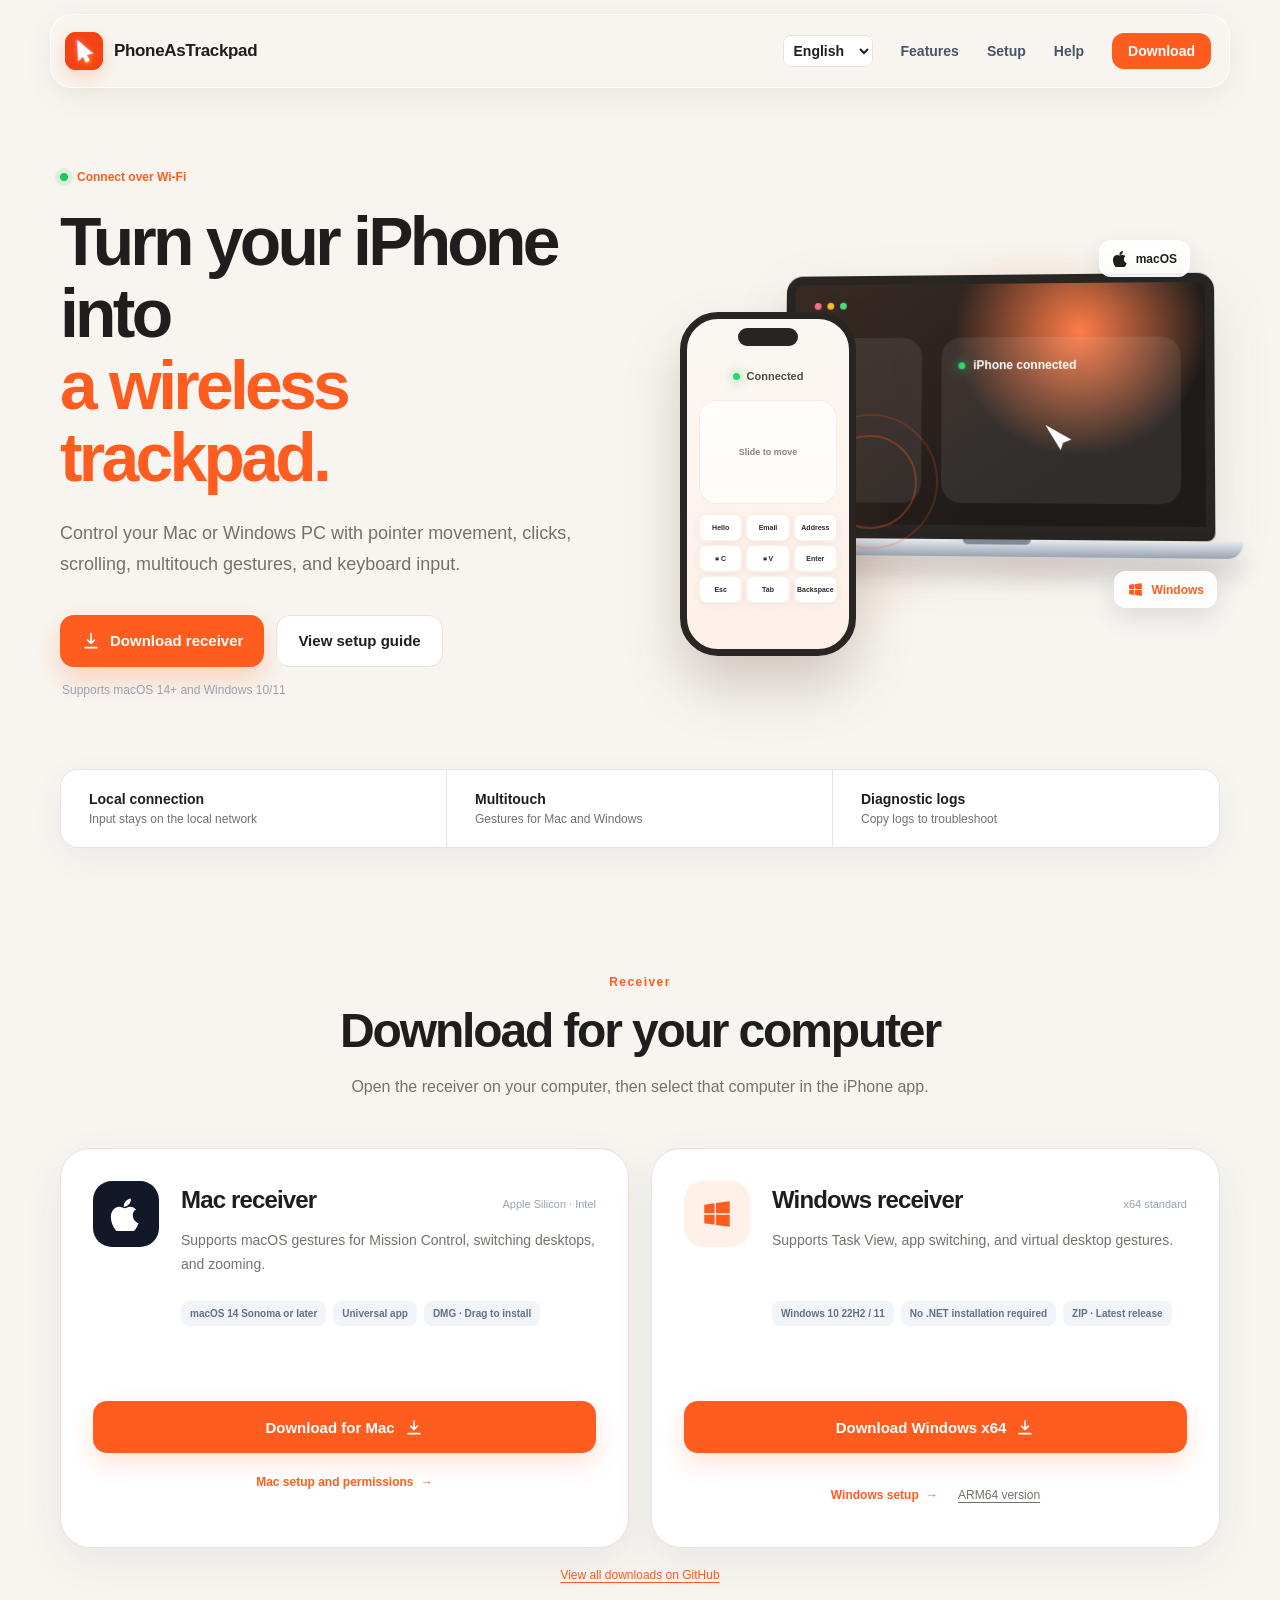
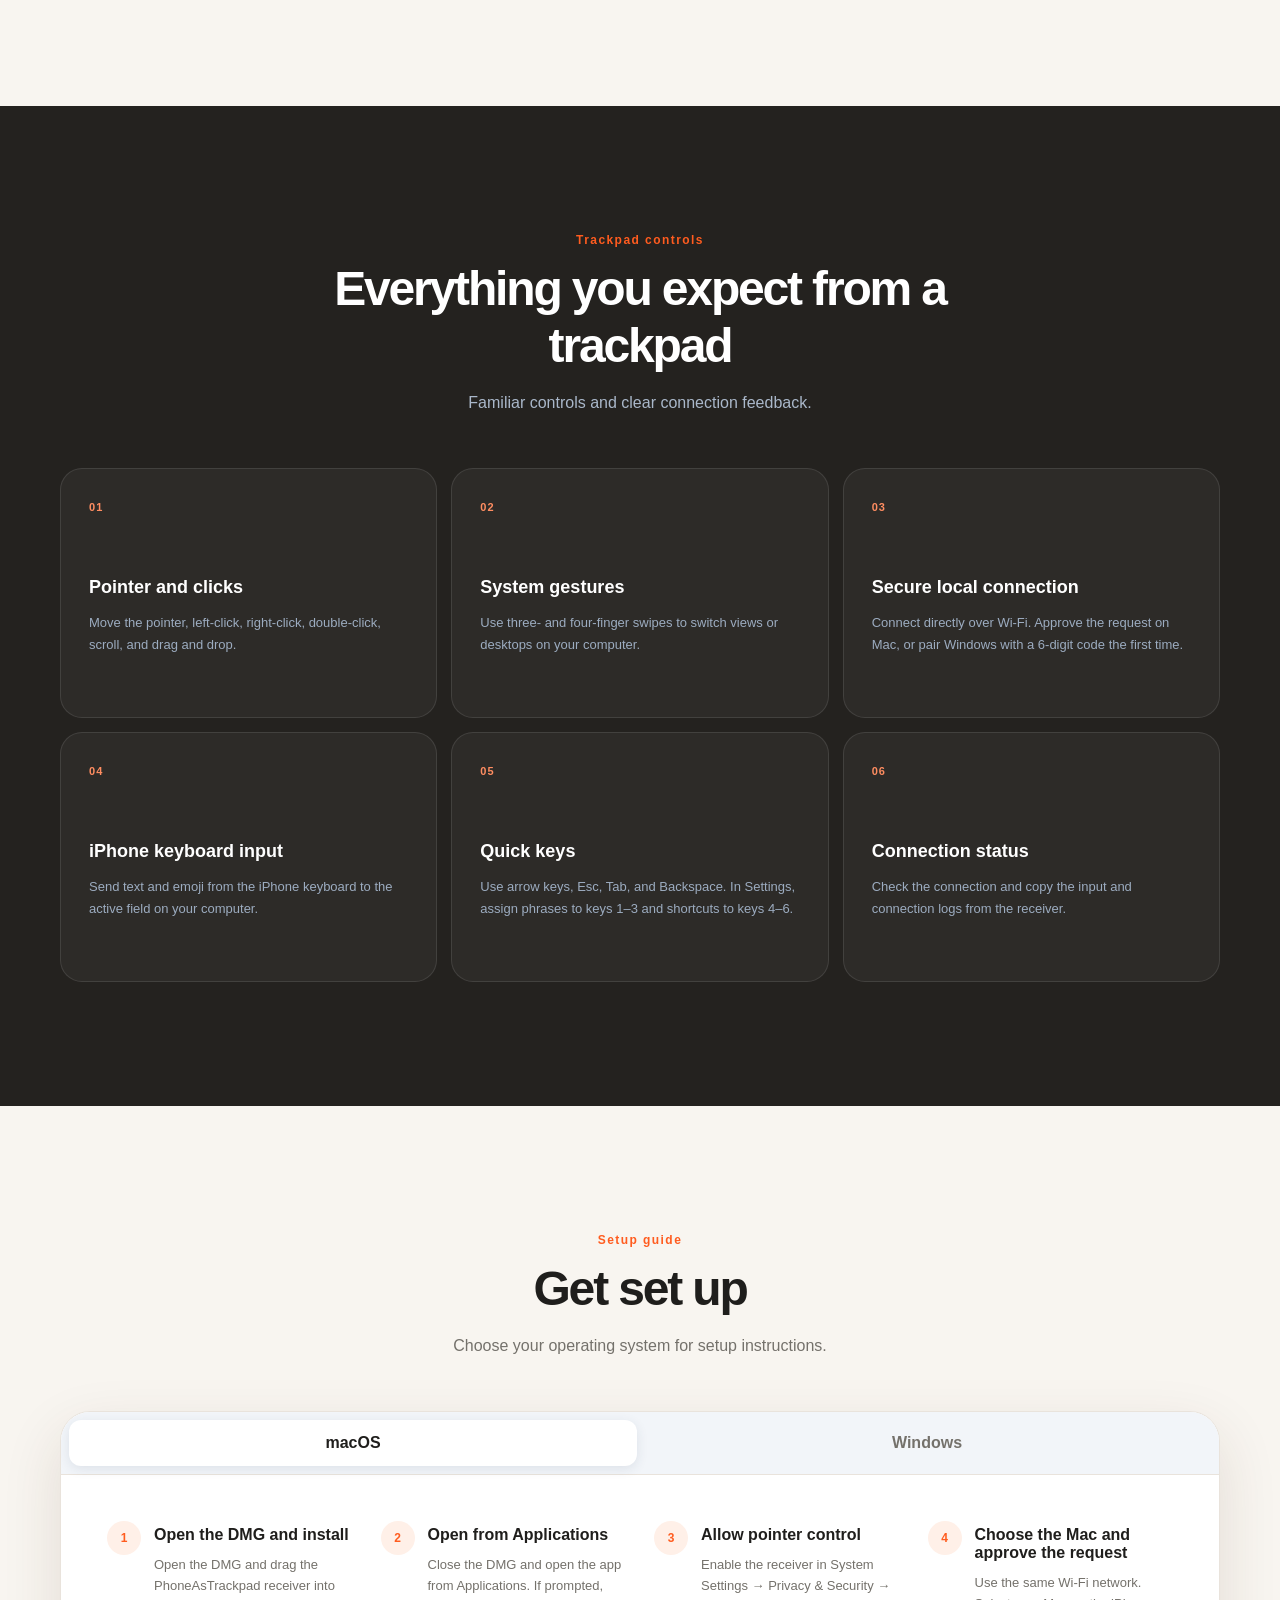
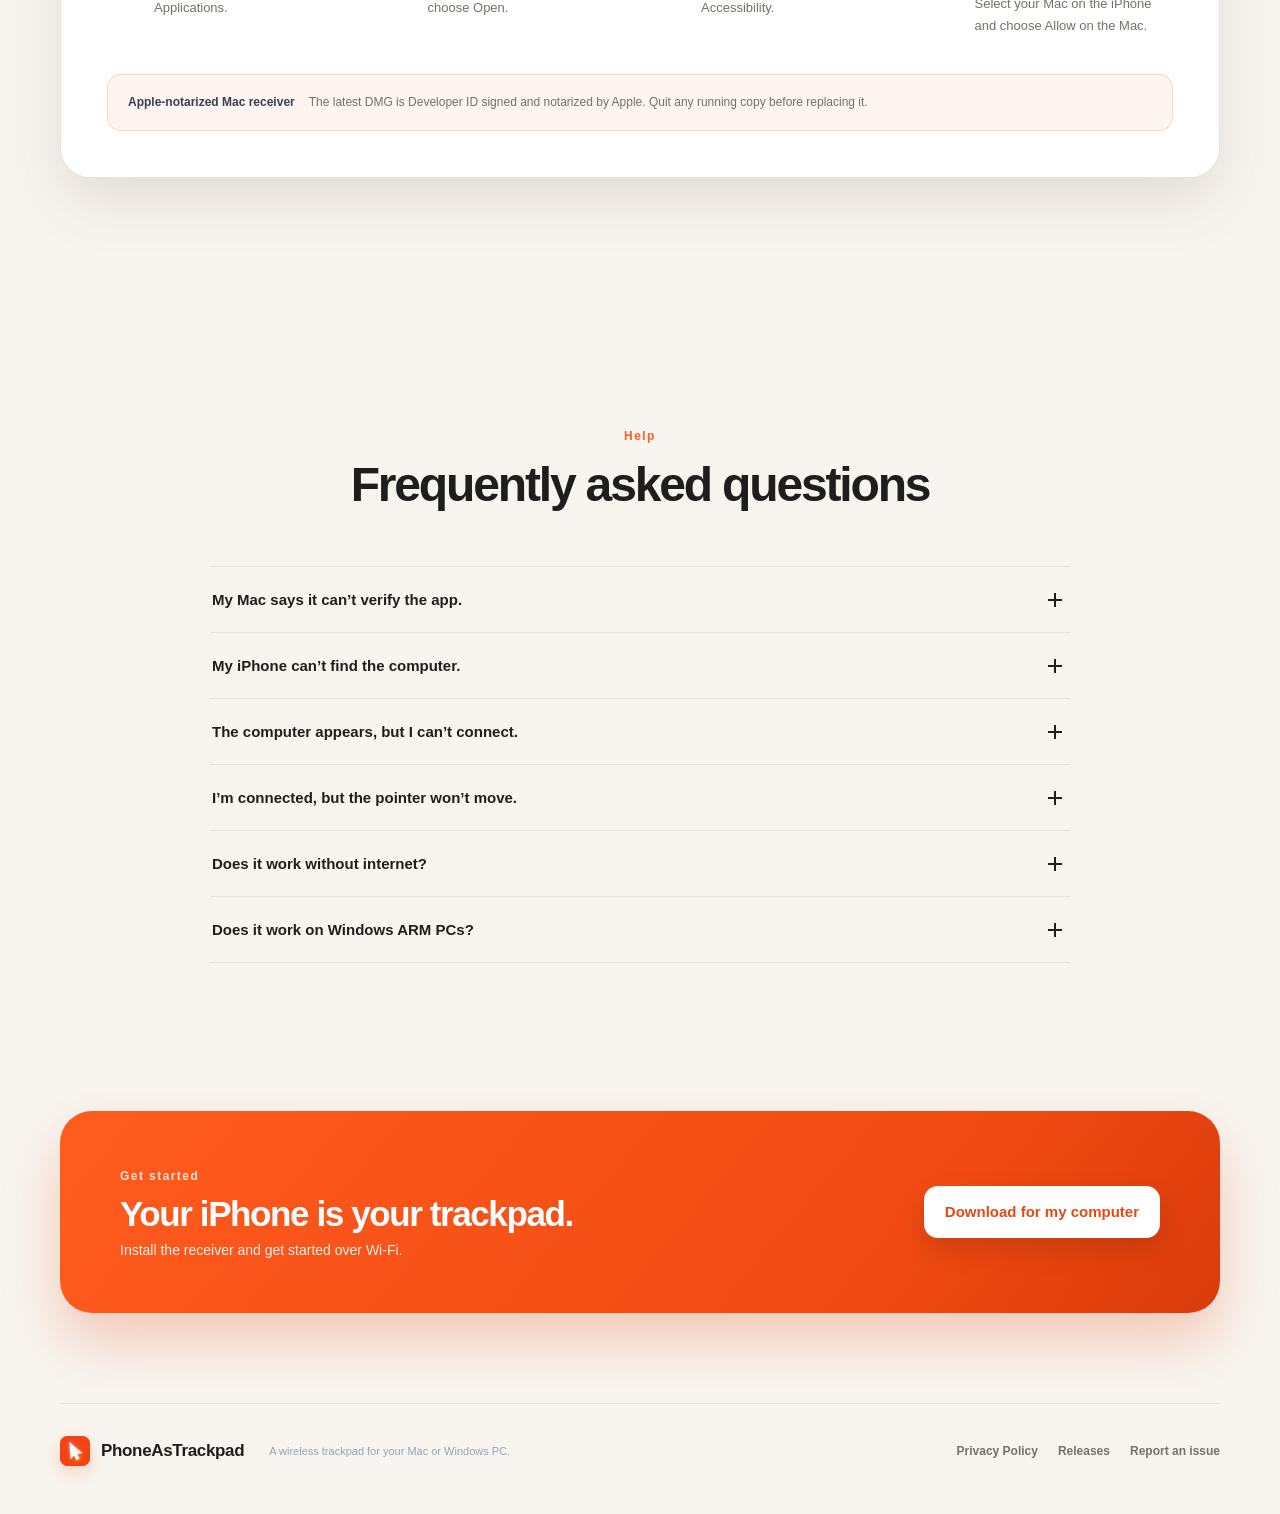
<file: index.html>
<!doctype html>
<html lang="ko">
  <head>
    <meta charset="UTF-8" />
    <meta name="viewport" content="width=device-width, initial-scale=1" />
    <meta
      name="description"
      content="iPhone을 Mac과 Windows PC의 무선 트랙패드로 바꿔주는 폰으로 트랙패드 컴퓨터 연결 앱을 다운로드하세요."
    />
    <meta name="theme-color" content="#ff5a1f" />
    <meta name="theme-color" content="#1f1e1c" media="(prefers-color-scheme: dark)" />
    <meta property="og:title" content="폰으로 트랙패드 — 컴퓨터 연결 앱 다운로드" />
    <meta
      property="og:description"
      content="iPhone의 손끝을 Mac과 Windows의 트랙패드로."
    />
    <title>폰으로 트랙패드 — 컴퓨터 연결 앱 다운로드</title>
    <link rel="icon" type="image/png" sizes="32x32" href="assets/favicon-32.png" />
    <link rel="apple-touch-icon" sizes="180x180" href="assets/apple-touch-icon.png" />
    <link rel="manifest" href="site.webmanifest" />
    <link rel="stylesheet" href="styles.css" />
    <script src="app.js" defer></script>
    <script src="language.js" defer></script>
  </head>
  <body>
    <a class="skip-link" href="#downloads">다운로드로 바로가기</a>

    <header class="site-header">
      <a class="brand" href="#top" aria-label="폰으로 트랙패드 홈">
        <span class="brand-mark" aria-hidden="true"><img src="assets/icon-192.png" alt="" /></span>
        <span>폰으로 트랙패드</span>
      </a>
      <nav aria-label="주요 메뉴">
        <select id="site-language" aria-label="언어">
          <option value="ko">한국어</option>
          <option value="en">English</option>
          <option value="ja">日本語</option>
          <option value="zh-Hans">简体中文</option>
          <option value="es">Español</option>
        </select>
        <a href="#features">기능</a>
        <a href="#guide">설치 방법</a>
        <a href="#faq">도움말</a>
        <a class="nav-download" href="#downloads">다운로드</a>
      </nav>
    </header>

    <main id="top">
      <section class="hero" aria-labelledby="hero-title">
        <div class="hero-copy">
          <div class="eyebrow"><span></span> 같은 Wi-Fi면 바로 연결</div>
          <h1 id="hero-title">iPhone의 손끝을<br /><em>컴퓨터 트랙패드로.</em></h1>
          <p class="hero-lead">
            별도 장비 없이 Mac과 Windows를 자연스럽게 조작하세요. 포인터, 클릭,
            스크롤과 멀티터치 제스처, 키보드 입력까지 한 화면에 담았습니다.
          </p>
          <div class="hero-actions">
            <a class="button button-primary" id="smart-download" href="#downloads">
              <svg viewBox="0 0 24 24" aria-hidden="true"><path d="M12 3v12m0 0 4-4m-4 4-4-4M5 20h14" /></svg>
              <span>Receiver 다운로드</span>
            </a>
            <a class="button button-quiet" href="#guide">설치 방법 보기</a>
          </div>
          <p class="compatibility" id="compatibility-copy">macOS 14+ · Windows 10/11 지원</p>
        </div>

        <div class="hero-visual" aria-label="iPhone이 Mac과 Windows PC에 연결된 모습">
          <div class="glow glow-one"></div>
          <div class="glow glow-two"></div>
          <div class="laptop">
            <div class="laptop-screen">
              <span class="screen-dot"></span>
              <div class="screen-status"><i></i> iPhone 연결됨</div>
              <div class="cursor"></div>
            </div>
            <div class="laptop-base"></div>
          </div>
          <div class="phone">
            <div class="phone-island"></div>
            <div class="phone-status"><i></i> 연결됨</div>
            <div class="phone-trackpad">밀어서 포인터 이동</div>
            <div class="shortcut-preview" aria-hidden="true">
              <span>안녕</span><span>메일</span><span>주소</span>
              <span>⌘ C</span><span>⌘ V</span><span>Enter</span>
              <span>Esc</span><span>Tab</span><span>Backspace</span>
            </div>
          </div>
          <div class="connection-wave wave-one"></div>
          <div class="connection-wave wave-two"></div>
          <div class="platform-chip chip-mac">
            <svg viewBox="0 0 24 24" aria-hidden="true"><path d="M16.8 12.7c0-2.5 2.1-3.7 2.2-3.8a4.8 4.8 0 0 0-3.8-2c-1.6-.2-3.2 1-4 1-1 0-2.4-1-3.9-1-2 0-3.9 1.2-5 3.1-2.1 3.7-.5 9.1 1.5 12.1 1 1.5 2.2 3.1 3.8 3 1.5-.1 2.1-1 3.9-1 1.8 0 2.3 1 3.9 1 1.6 0 2.7-1.5 3.7-3 1.2-1.7 1.7-3.4 1.7-3.5-.1 0-4-1.5-4-5.9ZM14.1 5.2c.9-1.1 1.5-2.6 1.3-4.1-1.3.1-2.8.9-3.7 2-.8.9-1.5 2.4-1.3 3.9 1.4.1 2.8-.7 3.7-1.8Z" /></svg>
            macOS
          </div>
          <div class="platform-chip chip-windows">
            <svg viewBox="0 0 24 24" aria-hidden="true"><path d="m3 5.4 7.3-1v7H3v-6Zm8.3-1.1L21 3v8.4h-9.7V4.3ZM3 12.6h7.3v7L3 18.6v-6Zm8.3 0H21V21l-9.7-1.3v-7.1Z" /></svg>
            Windows
          </div>
        </div>
      </section>

      <section class="trust-strip" aria-label="제품 핵심 특성">
        <div><strong>로컬 연결</strong><span>입력은 같은 네트워크 안에서 전송</span></div>
        <div><strong>멀티터치</strong><span>Mac과 Windows 제스처 지원</span></div>
        <div><strong>진단 로그</strong><span>문제 상황을 복사해 빠르게 확인</span></div>
      </section>

      <section class="section downloads" id="downloads" aria-labelledby="download-title">
        <div class="section-heading">
          <span class="section-kicker">연결 앱</span>
          <h2 id="download-title">내 컴퓨터에 맞는 버전을 받으세요</h2>
          <p>Receiver를 먼저 실행한 뒤 iPhone 앱에서 표시되는 컴퓨터를 선택하면 됩니다.</p>
        </div>

        <div class="download-grid">
          <article class="download-card" data-platform-card="mac">
            <div class="recommended" data-recommended="mac">이 기기에 추천</div>
            <div class="platform-icon apple-icon" aria-hidden="true">
              <svg viewBox="0 0 24 24"><path d="M16.8 12.7c0-2.5 2.1-3.7 2.2-3.8a4.8 4.8 0 0 0-3.8-2c-1.6-.2-3.2 1-4 1-1 0-2.4-1-3.9-1-2 0-3.9 1.2-5 3.1-2.1 3.7-.5 9.1 1.5 12.1 1 1.5 2.2 3.1 3.8 3 1.5-.1 2.1-1 3.9-1 1.8 0 2.3 1 3.9 1 1.6 0 2.7-1.5 3.7-3 1.2-1.7 1.7-3.4 1.7-3.5-.1 0-4-1.5-4-5.9ZM14.1 5.2c.9-1.1 1.5-2.6 1.3-4.1-1.3.1-2.8.9-3.7 2-.8.9-1.5 2.4-1.3 3.9 1.4.1 2.8-.7 3.7-1.8Z" /></svg>
            </div>
            <div class="card-copy">
              <div class="title-row"><h3>Mac용 Receiver</h3><span>Apple Silicon · Intel</span></div>
              <p>Mission Control, 데스크탑 전환, 확대·축소 등 macOS 제스처에 맞게 동작합니다.</p>
              <ul>
                <li>macOS 14 Sonoma 이상</li>
                <li>Universal 앱</li>
                <li>DMG · 드래그 설치</li>
              </ul>
            </div>
            <a
              class="button button-download"
              data-download="mac"
              href="https://github.com/WONHEEJANG/iphone2trackpad-downloads/releases/latest/download/PhoneAsTrackpad-macOS.dmg"
            >
              Mac용 다운로드
              <svg viewBox="0 0 24 24" aria-hidden="true"><path d="M12 5v10m0 0 4-4m-4 4-4-4M5 20h14" /></svg>
            </a>
            <a class="install-link" href="#mac-first-open">Mac 설치 및 권한 설정 <span>→</span></a>
          </article>

          <article class="download-card" data-platform-card="windows">
            <div class="recommended" data-recommended="windows">이 기기에 추천</div>
            <div class="platform-icon windows-icon" aria-hidden="true">
              <svg viewBox="0 0 24 24"><path d="m3 5.4 7.3-1v7H3v-6Zm8.3-1.1L21 3v8.4h-9.7V4.3ZM3 12.6h7.3v7L3 18.6v-6Zm8.3 0H21V21l-9.7-1.3v-7.1Z" /></svg>
            </div>
            <div class="card-copy">
              <div class="title-row"><h3>Windows용 Receiver</h3><span>x64 기본</span></div>
              <p>작업 보기, 앱 전환, 가상 데스크톱 이동 등 Windows 제스처를 지원합니다.</p>
              <ul>
                <li>Windows 10 22H2 / 11</li>
                <li>.NET 설치 불필요</li>
                <li>ZIP · 최신 버전</li>
              </ul>
            </div>
            <a
              class="button button-download"
              data-download="windows"
              href="https://github.com/WONHEEJANG/iphone2trackpad-downloads/releases/latest/download/TrackpadReceiver-Windows-x64.zip"
            >
              Windows x64 다운로드
              <svg viewBox="0 0 24 24" aria-hidden="true"><path d="M12 5v10m0 0 4-4m-4 4-4-4M5 20h14" /></svg>
            </a>
            <div class="card-links">
              <a class="install-link" href="#windows-install">Windows 설치 방법 <span>→</span></a>
              <a
                class="architecture-link"
                href="https://github.com/WONHEEJANG/iphone2trackpad-downloads/releases/latest/download/TrackpadReceiver-Windows-arm64.zip"
              >ARM64 버전</a>
            </div>
          </article>
        </div>
        <p class="release-note">
          <a href="https://github.com/WONHEEJANG/iphone2trackpad-downloads/releases">GitHub에서 모든 배포 파일 보기</a>
        </p>
      </section>

      <section class="section features" id="features" aria-labelledby="features-title">
        <div class="section-heading compact">
          <span class="section-kicker">트랙패드 조작</span>
          <h2 id="features-title">트랙패드의 기본에 충실하게</h2>
          <p>자주 쓰는 조작은 익숙하게, 연결 문제는 눈에 보이게 설계했습니다.</p>
        </div>
        <div class="feature-grid">
          <article><span class="feature-number">01</span><h3>정확한 기본 조작</h3><p>포인터 이동, 좌·우클릭, 더블 클릭, 스크롤과 드래그 앤 드롭을 지원합니다.</p></article>
          <article><span class="feature-number">02</span><h3>운영체제 제스처</h3><p>세 손가락과 네 손가락 스와이프를 각 운영체제의 화면 전환 동작으로 연결합니다.</p></article>
          <article><span class="feature-number">03</span><h3>안전한 로컬 연결</h3><p>같은 Wi-Fi에서 직접 연결합니다. Mac에서는 연결 요청을 승인하고, Windows에서는 처음 연결할 때 6자리 코드로 페어링합니다.</p></article>
          <article><span class="feature-number">04</span><h3>iPhone 키보드 입력</h3><p>시스템 키보드로 작성한 한글, 영문과 이모지를 컴퓨터의 현재 입력란으로 전송합니다.</p></article>
          <article><span class="feature-number">05</span><h3>바로 쓰는 빠른 입력</h3><p>iPhone 앱 1.0.2부터 컴퓨터 입력 화면에서 방향키를 쓸 수 있습니다. 설정의 커스텀 키에서 1~3번에 자주 쓰는 문구를, 4~6번에 단축키를 지정할 수 있습니다. 바로 아래에서 Esc, Tab, Backspace도 사용할 수 있습니다.</p></article>
          <article><span class="feature-number">06</span><h3>보이는 연결 상태</h3><p>연결 상태와 입력 로그를 Receiver에서 확인하고 한 번에 복사할 수 있습니다.</p></article>
        </div>
      </section>

      <section class="section guide" id="guide" aria-labelledby="guide-title">
        <div class="section-heading compact">
          <span class="section-kicker">설치 안내</span>
          <h2 id="guide-title">3분이면 준비됩니다</h2>
          <p>운영체제를 선택해 설치 순서를 확인하세요.</p>
        </div>

        <div class="guide-shell">
          <div class="platform-tabs" role="tablist" aria-label="설치할 운영체제">
            <button role="tab" id="mac-tab" aria-controls="mac-install" aria-selected="true" data-tab="mac">macOS</button>
            <button role="tab" id="windows-tab" aria-controls="windows-install" aria-selected="false" data-tab="windows">Windows</button>
          </div>

          <div class="install-panel" id="mac-install" role="tabpanel" aria-labelledby="mac-tab" data-panel="mac">
            <ol>
              <li><span>1</span><div><h3>DMG 열고 설치</h3><p>다운로드한 DMG를 열고 PhoneAsTrackpad 연결 앱을 응용 프로그램 폴더로 드래그합니다.</p></div></li>
              <li><span>2</span><div><h3>응용 프로그램에서 열기</h3><p>DMG 창을 닫고 응용 프로그램 폴더에서 앱을 실행합니다. 확인 창이 뜨면 열기를 누릅니다.</p></div></li>
              <li><span>3</span><div><h3>마우스 조작 허용</h3><p>시스템 설정 → 개인정보 보호 및 보안 → 손쉬운 사용에서 PhoneAsTrackpad 연결 앱을 켭니다.</p></div></li>
              <li><span>4</span><div><h3>iPhone에서 선택하고 Mac에서 허용</h3><p>두 기기를 같은 Wi-Fi에 연결합니다. iPhone 앱에서 Mac을 선택하고 Mac 연결 앱에서 허용을 누릅니다.</p></div></li>
            </ol>
            <aside class="gatekeeper-help" id="mac-first-open">
              <strong>Apple 공증을 받은 Mac 연결 앱</strong>
              <p>최신 Mac DMG는 Developer ID로 서명하고 Apple 공증을 받았습니다. 이전 버전이 실행 중이라면 종료한 뒤 새 앱으로 교체하세요.</p>
            </aside>
          </div>

          <div class="install-panel" id="windows-install" role="tabpanel" aria-labelledby="windows-tab" data-panel="windows" hidden>
            <ol>
              <li><span>1</span><div><h3>압축 풀고 실행</h3><p>ZIP 파일의 압축을 모두 푼 뒤 PhoneAsTrackpad 연결 앱.exe를 실행합니다.</p></div></li>
              <li><span>2</span><div><h3>네트워크 접근 허용</h3><p>Windows 방화벽 알림에서 개인 네트워크 접근을 허용합니다.</p></div></li>
              <li><span>3</span><div><h3>처음 연결할 때 6자리 코드 입력</h3><p>iPhone과 PC를 같은 로컬 네트워크에 연결합니다. PC가 유선으로 연결되어 있어도 같은 로컬 네트워크면 됩니다. iPhone에서 PC를 선택하고 PC 연결 앱에 표시된 코드를 입력합니다.</p></div></li>
            </ol>
            <aside><strong>PC가 보이지 않나요?</strong><p>iPhone 앱에서 Windows IP로 직접 연결을 누르고 PC 연결 앱에 표시된 IP 주소와 포트를 입력하세요.</p></aside>
          </div>
        </div>
      </section>

      <section class="section faq" id="faq" aria-labelledby="faq-title">
        <div class="section-heading compact">
          <span class="section-kicker">사용 도움말</span>
          <h2 id="faq-title">자주 묻는 질문</h2>
        </div>
        <div class="faq-list">
          <details><summary>Mac에서 앱을 확인할 수 없다는 경고가 나와요.<span></span></summary><p>이 페이지에서 최신 Mac DMG를 다시 받고, 응용 프로그램 폴더에서 새로 설치한 앱을 실행하세요.</p></details>
          <details><summary>iPhone과 컴퓨터가 서로 보이지 않아요.<span></span></summary><p>두 기기가 같은 Wi-Fi에 연결되어 있는지 확인하세요. 게스트 Wi-Fi처럼 기기 간 통신을 막는 네트워크에서는 자동 검색이 되지 않을 수 있습니다. Windows는 IP 직접 연결도 사용할 수 있습니다.</p></details>
          <details><summary>컴퓨터가 목록에 보이는데 연결이 안 돼요.<span></span></summary><p>iPhone 앱 1.0.2부터 컴퓨터를 선택한 뒤 연결에 실패하면 앱에서 이유와 해결 방법을 확인할 수 있습니다. 컴퓨터 연결 앱을 최신으로 교체한 뒤 다시 시도해 보세요.</p></details>
          <details><summary>연결됐는데 커서가 움직이지 않아요.<span></span></summary><p>Mac은 손쉬운 사용 권한을 확인하고, Windows는 Receiver를 조작하려는 앱과 같은 권한 수준으로 실행하세요. Receiver의 로그 복사 버튼으로 진단 내용을 공유할 수 있습니다.</p></details>
          <details><summary>인터넷이 없어도 사용할 수 있나요?<span></span></summary><p>네. iPhone과 컴퓨터가 서로 통신할 수 있는 같은 로컬 네트워크에 있으면 입력 전송에 인터넷은 필요하지 않습니다.</p></details>
          <details><summary>Windows ARM PC에서도 동작하나요?<span></span></summary><p>ARM64 전용 배포 파일을 제공합니다. Snapdragon 기반 Windows PC라면 다운로드 카드의 ARM64 버전을 선택하세요.</p></details>
        </div>
      </section>

      <section class="final-cta">
        <div><span class="section-kicker">시작하기</span><h2>이제 iPhone을 트랙패드로.</h2><p>Receiver를 설치하고 같은 Wi-Fi에서 바로 시작하세요.</p></div>
        <a class="button button-light" href="#downloads">내 컴퓨터용 다운로드</a>
      </section>
    </main>

    <footer>
      <a class="brand footer-brand" href="#top"><span class="brand-mark" aria-hidden="true"><img src="assets/icon-192.png" alt="" /></span><span>폰으로 트랙패드</span></a>
      <p>iPhone을 Mac과 Windows의 무선 트랙패드로.</p>
      <div><a href="privacy.html">개인정보 처리방침</a><a href="https://github.com/WONHEEJANG/iphone2trackpad-downloads/releases">릴리스</a><a href="https://github.com/WONHEEJANG/iphone2trackpad-downloads/issues">문제 신고</a></div>
    </footer>
  </body>
</html>
</file>
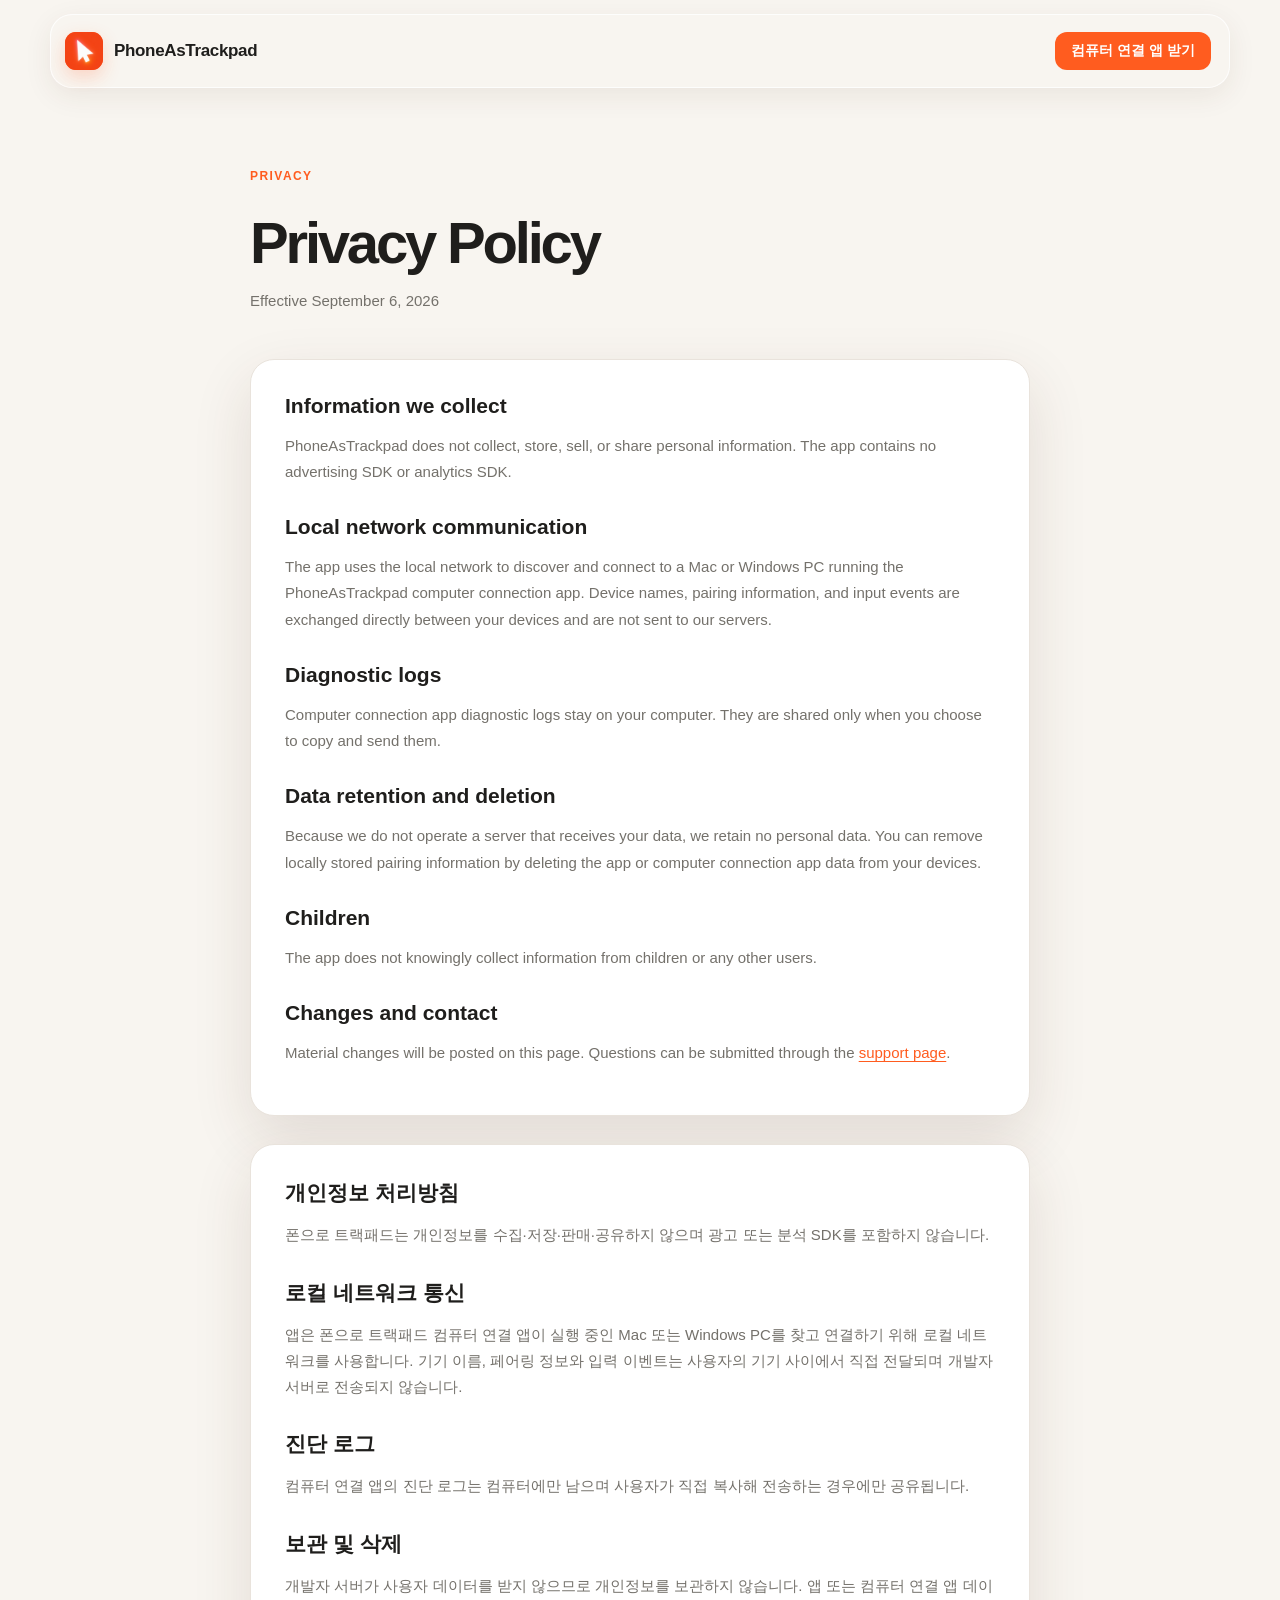
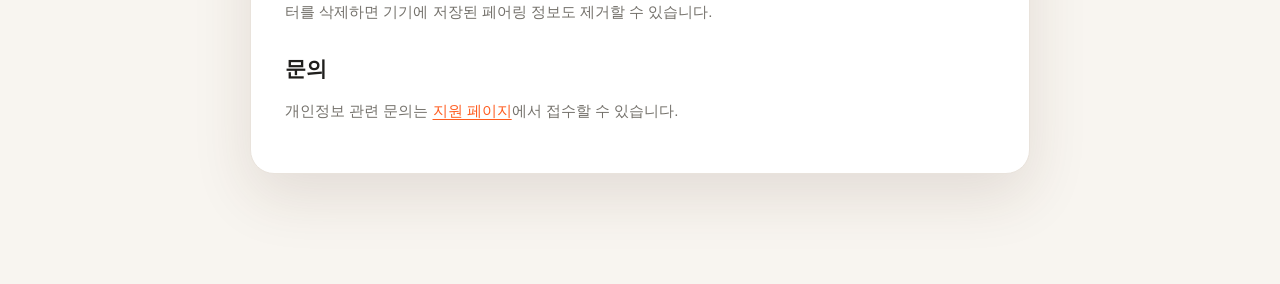
<file: privacy.html>
<!doctype html>
<html lang="en">
  <head>
    <meta charset="UTF-8" />
    <meta name="viewport" content="width=device-width, initial-scale=1" />
    <meta name="description" content="PhoneAsTrackpad privacy policy" />
    <title>Privacy Policy — PhoneAsTrackpad</title>
    <link rel="stylesheet" href="styles.css" />
    <style>
      .policy { width: min(780px, calc(100% - 40px)); margin: 0 auto; padding: 78px 0 110px; }
      .policy h1 { margin: 28px 0 12px; font-size: clamp(38px, 6vw, 58px); }
      .policy .updated { color: var(--muted); }
      .policy article { margin-top: 44px; padding: 34px; border: 1px solid var(--line); border-radius: 24px; background: var(--surface); box-shadow: var(--shadow); }
      .policy h2 { margin: 30px 0 10px; font-size: 21px; }
      .policy h2:first-child { margin-top: 0; }
      .policy p, .policy li { color: var(--muted); font-size: 15px; line-height: 1.75; }
      .policy a { color: var(--blue); text-decoration: underline; text-underline-offset: 3px; }
      .policy .korean { margin-top: 28px; }
    </style>
  </head>
  <body>
    <header class="site-header">
      <a class="brand" href="index.html"><span class="brand-mark" aria-hidden="true"><img src="assets/icon-192.png" alt="" /></span><span>PhoneAsTrackpad</span></a>
      <nav><a class="nav-download" href="index.html">컴퓨터 연결 앱 받기</a></nav>
    </header>
    <main class="policy">
      <span class="section-kicker">PRIVACY</span>
      <h1>Privacy Policy</h1>
      <p class="updated">Effective September 6, 2026</p>
      <article>
        <h2>Information we collect</h2>
        <p>PhoneAsTrackpad does not collect, store, sell, or share personal information. The app contains no advertising SDK or analytics SDK.</p>
        <h2>Local network communication</h2>
        <p>The app uses the local network to discover and connect to a Mac or Windows PC running the PhoneAsTrackpad computer connection app. Device names, pairing information, and input events are exchanged directly between your devices and are not sent to our servers.</p>
        <h2>Diagnostic logs</h2>
        <p>Computer connection app diagnostic logs stay on your computer. They are shared only when you choose to copy and send them.</p>
        <h2>Data retention and deletion</h2>
        <p>Because we do not operate a server that receives your data, we retain no personal data. You can remove locally stored pairing information by deleting the app or computer connection app data from your devices.</p>
        <h2>Children</h2>
        <p>The app does not knowingly collect information from children or any other users.</p>
        <h2>Changes and contact</h2>
        <p>Material changes will be posted on this page. Questions can be submitted through the <a href="https://github.com/WONHEEJANG/iphone2trackpad-downloads/issues">support page</a>.</p>
      </article>

      <article class="korean" lang="ko">
        <h2>개인정보 처리방침</h2>
        <p>폰으로 트랙패드는 개인정보를 수집·저장·판매·공유하지 않으며 광고 또는 분석 SDK를 포함하지 않습니다.</p>
        <h2>로컬 네트워크 통신</h2>
        <p>앱은 폰으로 트랙패드 컴퓨터 연결 앱이 실행 중인 Mac 또는 Windows PC를 찾고 연결하기 위해 로컬 네트워크를 사용합니다. 기기 이름, 페어링 정보와 입력 이벤트는 사용자의 기기 사이에서 직접 전달되며 개발자 서버로 전송되지 않습니다.</p>
        <h2>진단 로그</h2>
        <p>컴퓨터 연결 앱의 진단 로그는 컴퓨터에만 남으며 사용자가 직접 복사해 전송하는 경우에만 공유됩니다.</p>
        <h2>보관 및 삭제</h2>
        <p>개발자 서버가 사용자 데이터를 받지 않으므로 개인정보를 보관하지 않습니다. 앱 또는 컴퓨터 연결 앱 데이터를 삭제하면 기기에 저장된 페어링 정보도 제거할 수 있습니다.</p>
        <h2>문의</h2>
        <p>개인정보 관련 문의는 <a href="https://github.com/WONHEEJANG/iphone2trackpad-downloads/issues">지원 페이지</a>에서 접수할 수 있습니다.</p>
      </article>
    </main>
  </body>
</html>
</file>
<file: styles.css>
:root {
  color-scheme: light;
  --bg: #f8f5f0;
  --surface: #ffffff;
  --surface-soft: #fff0e8;
  --text: #1f1e1c;
  --muted: #74716b;
  --line: #e9e3dc;
  --blue: #ff5c1f;
  --blue-dark: #e94b12;
  --navy: #24221f;
  --green: #22c55e;
  --shadow: 0 22px 60px rgba(74, 45, 25, 0.12);
  --radius-lg: 30px;
  --radius-md: 20px;
  font-family: Inter, Pretendard, -apple-system, BlinkMacSystemFont, "Segoe UI", sans-serif;
}

* { box-sizing: border-box; }
html { scroll-behavior: smooth; }
body { margin: 0; overflow-x: hidden; background: var(--bg); color: var(--text); -webkit-font-smoothing: antialiased; }
a { color: inherit; text-decoration: none; }
button { font: inherit; }
.skip-link { position: fixed; z-index: 100; top: 12px; left: 12px; padding: 10px 14px; border-radius: 10px; background: var(--navy); color: white; transform: translateY(-150%); }
.skip-link:focus { transform: none; }
.site-header { position: sticky; z-index: 50; top: 0; display: flex; align-items: center; justify-content: space-between; width: min(1180px, calc(100% - 40px)); height: 74px; margin: 14px auto 0; padding: 0 18px 0 14px; border: 1px solid rgba(255,255,255,.75); border-radius: 22px; background: rgba(248,245,240,.86); box-shadow: 0 8px 28px rgba(74,45,25,.08); backdrop-filter: blur(18px); }
.brand { display: inline-flex; align-items: center; gap: 11px; font-size: 17px; font-weight: 760; letter-spacing: -.02em; }
.brand-mark { display: grid; width: 38px; height: 38px; overflow: hidden; place-items: center; border-radius: 11px; background: var(--blue); box-shadow: 0 7px 18px rgba(255,92,31,.22); }
.brand-mark img { width: 100%; height: 100%; object-fit: cover; }
nav { display: flex; align-items: center; gap: 28px; font-size: 14px; font-weight: 650; color: #475467; }
nav a:hover { color: var(--blue); }
.nav-download { padding: 10px 16px; border-radius: 12px; background: var(--blue); color: white; }
nav .nav-download:hover { color: white; background: var(--blue-dark); }

.hero { display: grid; grid-template-columns: 1fr 1fr; align-items: center; gap: 64px; width: min(1160px, calc(100% - 48px)); min-height: 670px; margin: 0 auto; padding: 82px 0 72px; }
.eyebrow, .section-kicker { color: var(--blue); font-size: 12px; font-weight: 800; letter-spacing: .12em; }
.eyebrow { display: flex; align-items: center; gap: 9px; letter-spacing: 0; }
.eyebrow span { width: 8px; height: 8px; border-radius: 50%; background: var(--green); box-shadow: 0 0 0 5px rgba(34,197,94,.12); }
h1 { margin: 22px 0 24px; font-size: clamp(48px, 5.3vw, 74px); line-height: 1.06; letter-spacing: -.055em; }
h1 em { color: var(--blue); font-style: normal; }
.hero-lead { max-width: 580px; margin: 0; color: var(--muted); font-size: 18px; line-height: 1.75; word-break: keep-all; }
.hero-actions { display: flex; flex-wrap: wrap; gap: 12px; margin-top: 34px; }
.button { display: inline-flex; min-height: 52px; align-items: center; justify-content: center; gap: 9px; padding: 0 21px; border: 0; border-radius: 14px; font-size: 15px; font-weight: 750; transition: transform .2s ease, background .2s ease, box-shadow .2s ease; }
.button:hover { transform: translateY(-2px); }
.button svg { width: 20px; fill: none; stroke: currentColor; stroke-width: 2; stroke-linecap: round; stroke-linejoin: round; }
.button-primary { background: var(--blue); color: white; box-shadow: 0 12px 28px rgba(255,92,31,.24); }
.button-primary:hover { background: var(--blue-dark); }
.button-quiet { border: 1px solid var(--line); background: var(--surface); }
.compatibility { margin: 16px 0 0 2px; color: #98a2b3; font-size: 12px; }

.hero-visual { position: relative; min-height: 470px; }
.glow { position: absolute; border-radius: 50%; filter: blur(3px); }
.glow-one { top: 35px; right: 0; width: 370px; height: 370px; background: radial-gradient(circle, rgba(255,128,76,.30), rgba(255,128,76,0) 68%); }
.glow-two { bottom: 20px; left: 35px; width: 270px; height: 270px; background: radial-gradient(circle, rgba(255,191,154,.28), rgba(255,191,154,0) 70%); }
.laptop { position: absolute; top: 76px; right: 8px; width: 430px; transform: perspective(1000px) rotateY(-4deg) rotateX(2deg); }
.laptop-screen { position: relative; height: 265px; overflow: hidden; border: 9px solid #282522; border-bottom-width: 14px; border-radius: 17px 17px 8px 8px; background: radial-gradient(circle at 70% 20%, #ff7c48, transparent 36%), linear-gradient(145deg, #3a2b24, #1e1b19 72%); box-shadow: var(--shadow); }
.laptop-screen::before, .laptop-screen::after { content: ""; position: absolute; border-radius: 20px; background: rgba(255,255,255,.08); }
.laptop-screen::before { inset: 54px 24px 22px 150px; }
.laptop-screen::after { top: 54px; bottom: 22px; left: 24px; width: 106px; }
.screen-dot { position: absolute; z-index: 2; top: 18px; left: 20px; width: 7px; height: 7px; border-radius: 50%; background: #fb7185; box-shadow: 13px 0 #fbbf24, 26px 0 #4ade80; }
.screen-status { position: absolute; z-index: 3; top: 75px; left: 167px; display: flex; align-items: center; gap: 8px; color: white; font-size: 12px; font-weight: 700; }
.screen-status i, .phone-status i { width: 7px; height: 7px; border-radius: 50%; background: #32d46c; box-shadow: 0 0 12px #32d46c; }
.cursor { position: absolute; z-index: 5; top: 139px; left: 257px; width: 22px; height: 28px; background: white; clip-path: polygon(0 0, 100% 72%, 60% 77%, 43% 100%); transform: rotate(-13deg); filter: drop-shadow(0 3px 4px rgba(0,0,0,.4)); }
.laptop-base { position: relative; left: -27px; width: 484px; height: 17px; border-radius: 2px 2px 24px 24px; background: linear-gradient(#e7ebf0, #98a4b1); box-shadow: 0 16px 25px rgba(16,24,40,.2); }
.laptop-base::after { content: ""; position: absolute; left: 43%; width: 14%; height: 5px; border-radius: 0 0 7px 7px; background: #7f8a96; }
.phone { position: absolute; z-index: 5; bottom: 12px; left: 8px; width: 176px; height: 344px; border: 7px solid #282522; border-radius: 38px; background: linear-gradient(180deg, #faf7f2, #fff1e9); box-shadow: 0 30px 55px rgba(74,45,25,.22); }
.phone-island { width: 60px; height: 18px; margin: 9px auto 0; border-radius: 20px; background: #282522; }
.phone-status { display: flex; align-items: center; justify-content: center; gap: 7px; margin-top: 24px; color: #4f4b45; font-size: 11px; font-weight: 750; }
.phone-trackpad { display: grid; height: 104px; margin: 18px 12px 10px; place-items: center; border: 1px solid rgba(255,92,31,.12); border-radius: 18px; background: rgba(255,255,255,.74); color: #8a837c; font-size: 9px; font-weight: 700; }
.shortcut-preview { display: grid; grid-template-columns: repeat(3, 1fr); gap: 4px; padding: 0 12px; }
.shortcut-preview span { display: grid; min-height: 27px; place-items: center; border: 1px solid rgba(255,92,31,.10); border-radius: 7px; background: #fff; color: #292623; font-size: 7px; font-weight: 750; box-shadow: 0 3px 8px rgba(74,45,25,.06); }
.platform-chip { position: absolute; z-index: 6; display: flex; align-items: center; gap: 7px; padding: 9px 12px; border: 1px solid rgba(255,255,255,.7); border-radius: 12px; background: rgba(255,255,255,.88); box-shadow: 0 10px 25px rgba(34,58,90,.12); backdrop-filter: blur(12px); font-size: 12px; font-weight: 750; }
.platform-chip svg { width: 17px; fill: currentColor; }
.chip-mac { top: 42px; right: 30px; }
.chip-windows { right: 3px; bottom: 60px; color: var(--blue); }
.connection-wave { position: absolute; z-index: 2; bottom: 139px; left: 151px; width: 94px; height: 94px; border: 2px solid rgba(255,92,31,.32); border-radius: 50%; }
.wave-two { width: 135px; height: 135px; bottom: 119px; left: 131px; opacity: .6; }
@keyframes lift { 0%, 100% { transform: translateY(17px); opacity: .3; } 50% { transform: translateY(-15px); opacity: 1; } }

.trust-strip { display: grid; grid-template-columns: repeat(3, 1fr); width: min(1160px, calc(100% - 48px)); margin: 0 auto; overflow: hidden; border: 1px solid var(--line); border-radius: 18px; background: var(--surface); box-shadow: 0 10px 32px rgba(38,60,92,.06); }
.trust-strip div { display: flex; flex-direction: column; gap: 5px; padding: 21px 28px; border-right: 1px solid var(--line); }
.trust-strip div:last-child { border: 0; }
.trust-strip strong { font-size: 14px; }
.trust-strip span { color: var(--muted); font-size: 12px; }

.section { width: min(1160px, calc(100% - 48px)); margin: 0 auto; padding: 124px 0; scroll-margin-top: 80px; }
.section-heading { max-width: 680px; margin: 0 auto 48px; text-align: center; }
.section-heading.compact { margin-bottom: 52px; }
.section-heading h2 { margin: 13px 0 14px; font-size: clamp(34px, 4vw, 48px); line-height: 1.18; letter-spacing: -.045em; }
.section-heading p { margin: 0; color: var(--muted); font-size: 16px; line-height: 1.7; word-break: keep-all; }
.download-grid { display: grid; grid-template-columns: 1fr 1fr; gap: 22px; }
.download-card { position: relative; display: grid; grid-template-columns: 66px 1fr; gap: 22px; min-height: 400px; padding: 32px; overflow: hidden; border: 1px solid var(--line); border-radius: var(--radius-lg); background: var(--surface); box-shadow: 0 14px 42px rgba(39,60,90,.07); transition: transform .25s ease, border-color .25s ease, box-shadow .25s ease; }
.download-card:hover { transform: translateY(-4px); border-color: #ffc5ad; box-shadow: var(--shadow); }
.download-card.is-recommended { border-color: rgba(255,92,31,.45); box-shadow: 0 18px 48px rgba(255,92,31,.12); }
.recommended { position: absolute; top: 0; right: 28px; display: none; padding: 7px 13px; border-radius: 0 0 10px 10px; background: var(--blue); color: white; font-size: 10px; font-weight: 800; }
.recommended.visible { display: block; }
.platform-icon { display: grid; width: 66px; height: 66px; place-items: center; border-radius: 19px; }
.platform-icon svg { width: 34px; fill: currentColor; }
.apple-icon { background: #111827; color: white; }
.windows-icon { background: var(--surface-soft); color: var(--blue); }
.card-copy { min-width: 0; }
.title-row { display: flex; flex-wrap: wrap; align-items: baseline; justify-content: space-between; gap: 8px; }
.title-row h3 { margin: 5px 0 0; font-size: 24px; letter-spacing: -.035em; }
.title-row span { color: #98a2b3; font-size: 11px; }
.card-copy p { min-height: 54px; margin: 15px 0 18px; color: var(--muted); font-size: 14px; line-height: 1.65; word-break: keep-all; }
.card-copy ul { display: flex; flex-wrap: wrap; gap: 7px; margin: 0; padding: 0; list-style: none; }
.card-copy li { padding: 7px 9px; border-radius: 8px; background: #f1f4f8; color: #667085; font-size: 10px; font-weight: 680; }
.button-download { grid-column: 1 / -1; align-self: end; width: 100%; background: var(--blue); color: white; box-shadow: 0 10px 24px rgba(255,92,31,.18); }
.button-download:hover { background: var(--blue-dark); }
.install-link { grid-column: 1 / -1; justify-self: center; color: var(--blue); font-size: 12px; font-weight: 750; }
.install-link span { display: inline-block; margin-left: 4px; transition: transform .2s ease; }
.install-link:hover span { transform: translateX(3px); }
.card-links { grid-column: 1 / -1; display: flex; align-items: center; justify-content: center; gap: 20px; }
.card-links .install-link { grid-column: auto; }
.architecture-link { color: var(--muted); font-size: 12px; text-decoration: underline; text-underline-offset: 3px; }
.release-note { margin: 20px 0 0; text-align: center; color: #98a2b3; font-size: 12px; }
.release-note a { color: var(--blue); text-decoration: underline; text-underline-offset: 3px; }

.features { width: 100%; max-width: none; padding-right: max(24px, calc((100% - 1160px) / 2)); padding-left: max(24px, calc((100% - 1160px) / 2)); background: var(--navy); color: white; }
.features .section-heading p { color: #aab8ca; }
.feature-grid { display: grid; grid-template-columns: repeat(3, 1fr); gap: 14px; }
.feature-grid article { min-height: 250px; padding: 28px; border: 1px solid rgba(255,255,255,.1); border-radius: 22px; background: rgba(255,255,255,.045); }
.feature-number { color: #ff8d61; font-size: 11px; font-weight: 800; letter-spacing: .1em; }
.feature-grid h3 { margin: 62px 0 14px; font-size: 18px; }
.feature-grid p { margin: 0; color: #9cacc0; font-size: 13px; line-height: 1.7; word-break: keep-all; }

.guide-shell { overflow: hidden; border: 1px solid var(--line); border-radius: var(--radius-lg); background: var(--surface); box-shadow: var(--shadow); }
.platform-tabs { display: grid; grid-template-columns: 1fr 1fr; gap: 6px; padding: 8px; border-bottom: 1px solid var(--line); background: #f2f5f9; }
.platform-tabs button { padding: 14px; border: 0; border-radius: 12px; background: transparent; color: var(--muted); font-weight: 750; cursor: pointer; }
.platform-tabs button[aria-selected="true"] { background: var(--surface); color: var(--text); box-shadow: 0 3px 12px rgba(39,60,90,.1); }
.install-panel { padding: 46px; }
.install-panel[hidden] { display: none; }
.install-panel ol { display: grid; grid-template-columns: repeat(auto-fit, minmax(190px, 1fr)); gap: 28px; margin: 0; padding: 0; list-style: none; }
.install-panel li { display: grid; grid-template-columns: 34px 1fr; gap: 13px; }
.install-panel li > span { display: grid; width: 34px; height: 34px; place-items: center; border-radius: 50%; background: var(--surface-soft); color: var(--blue); font-size: 12px; font-weight: 850; }
.install-panel h3 { margin: 5px 0 10px; font-size: 16px; }
.install-panel li p { margin: 0; color: var(--muted); font-size: 13px; line-height: 1.65; word-break: keep-all; }
.install-panel aside { display: flex; align-items: baseline; gap: 14px; margin-top: 38px; padding: 18px 20px; border-radius: 14px; background: #f3f7fc; }
.install-panel aside strong { flex: 0 0 auto; color: #344054; font-size: 12px; }
.install-panel aside p { margin: 0; color: var(--muted); font-size: 12px; line-height: 1.6; }
.install-panel aside a { flex: 0 0 auto; color: var(--blue); font-size: 12px; font-weight: 750; white-space: nowrap; }
.gatekeeper-help { scroll-margin-top: 92px; border: 1px solid rgba(255,92,31,.22); background: #fff5f0 !important; }

.faq { max-width: 860px; }
.faq-list { border-top: 1px solid var(--line); }
.faq-list details { border-bottom: 1px solid var(--line); }
.faq-list summary { position: relative; padding: 24px 48px 24px 2px; font-size: 15px; font-weight: 750; cursor: pointer; list-style: none; }
.faq-list summary::-webkit-details-marker { display: none; }
.faq-list summary span, .faq-list summary span::after { position: absolute; top: 50%; right: 8px; width: 14px; height: 2px; background: var(--text); content: ""; transition: transform .2s ease; }
.faq-list summary span::after { top: 0; right: 0; transform: rotate(90deg); }
.faq-list details[open] summary span::after { transform: rotate(0); }
.faq-list details p { max-width: 740px; margin: -7px 0 23px 2px; color: var(--muted); font-size: 13px; line-height: 1.75; word-break: keep-all; }

.final-cta { display: flex; align-items: center; justify-content: space-between; gap: 40px; width: min(1160px, calc(100% - 48px)); margin: 24px auto 90px; padding: 55px 60px; border-radius: 32px; background: linear-gradient(130deg, #ff5c1f, #f04a12 72%, #d93b0b); color: white; box-shadow: 0 28px 55px rgba(226,71,17,.25); }
.final-cta .section-kicker { color: #ffe0d2; }
.final-cta h2 { margin: 10px 0 8px; font-size: 35px; letter-spacing: -.04em; }
.final-cta p { margin: 0; color: #fff0e9; font-size: 14px; }
.button-light { flex: 0 0 auto; background: white; color: #e54912; box-shadow: 0 12px 28px rgba(0,0,0,.12); }
footer { display: grid; grid-template-columns: auto 1fr auto; align-items: center; gap: 25px; width: min(1160px, calc(100% - 48px)); margin: 0 auto; padding: 30px 0 46px; border-top: 1px solid var(--line); }
.footer-brand .brand-mark { width: 30px; height: 30px; border-radius: 8px; }
footer p { color: #98a2b3; font-size: 11px; }
footer > div { display: flex; gap: 20px; color: var(--muted); font-size: 12px; font-weight: 650; }
footer > div a:hover { color: var(--blue); }

@media (max-width: 900px) {
  nav > a:not(.nav-download) { display: none; }
  .hero { grid-template-columns: 1fr; padding-top: 68px; text-align: center; }
  .hero-copy { display: flex; flex-direction: column; align-items: center; }
  .hero-visual { width: min(540px, 100%); margin: -15px auto 0; }
  .download-grid { grid-template-columns: 1fr; max-width: 620px; margin: 0 auto; }
  .feature-grid { grid-template-columns: 1fr 1fr; }
  .install-panel ol { grid-template-columns: 1fr; }
}

@media (max-width: 600px) {
  .site-header { width: calc(100% - 24px); height: 62px; margin-top: 8px; }
  .site-header nav { gap: 0; }
  .brand { font-size: 14px; }
  .brand-mark { width: 34px; height: 34px; }
  .nav-download { padding: 9px 12px; font-size: 12px; }
  .hero { width: calc(100% - 34px); min-height: auto; padding: 62px 0 45px; }
  .hero-copy { min-width: 0; max-width: 100%; }
  h1 { margin-top: 18px; font-size: 37px; }
  .hero-lead { width: 100%; max-width: 100%; font-size: 15px; }
  .hero-actions { width: 100%; }
  .hero-actions .button { width: 100%; }
  .hero-visual { min-height: 355px; transform: scale(.9); transform-origin: center top; }
  .laptop { top: 50px; right: -80px; width: 360px; }
  .laptop-screen { height: 224px; }
  .laptop-base { width: 412px; }
  .phone { bottom: 0; left: -15px; width: 145px; height: 286px; border-radius: 31px; }
  .connection-wave { left: 101px; bottom: 100px; }
  .wave-two { left: 82px; bottom: 81px; }
  .chip-mac { top: 16px; right: -2px; }
  .chip-windows { right: -8px; bottom: 25px; }
  .trust-strip { grid-template-columns: 1fr; width: calc(100% - 32px); }
  .trust-strip div { border-right: 0; border-bottom: 1px solid var(--line); }
  .section { width: calc(100% - 32px); padding: 88px 0; }
  .downloads { padding-top: 95px; }
  .section-heading { margin-bottom: 34px; }
  .download-card { grid-template-columns: 54px 1fr; gap: 17px; min-height: 420px; padding: 25px 22px; border-radius: 24px; }
  .platform-icon { width: 54px; height: 54px; border-radius: 15px; }
  .platform-icon svg { width: 29px; }
  .title-row h3 { font-size: 20px; }
  .title-row span { width: 100%; }
  .feature-grid { grid-template-columns: 1fr; }
  .feature-grid article { min-height: 205px; }
  .feature-grid h3 { margin-top: 38px; }
  .install-panel { padding: 28px 20px; }
  .install-panel aside { display: block; }
  .install-panel aside p { margin-top: 7px; }
  .final-cta { display: block; width: calc(100% - 32px); padding: 38px 28px; text-align: center; }
  .final-cta h2 { font-size: 30px; }
  .final-cta .button { width: 100%; margin-top: 26px; }
  footer { grid-template-columns: 1fr; width: calc(100% - 32px); text-align: center; }
  footer .brand, footer > div { justify-self: center; }
}

@media (prefers-reduced-motion: reduce) {
  html { scroll-behavior: auto; }
  *, *::before, *::after { animation-duration: .01ms !important; animation-iteration-count: 1 !important; transition-duration: .01ms !important; }
}

@media (prefers-color-scheme: dark) {
  :root { color-scheme: dark; --bg: #1d1b19; --surface: #292623; --surface-soft: #442a20; --text: #fffaf6; --muted: #c3bbb4; --line: #403b36; --navy: #151311; --shadow: 0 22px 60px rgba(0,0,0,.28); }
  .site-header { border-color: rgba(255,255,255,.08); background: rgba(36,33,30,.86); }
  nav { color: #d0c7bf; }
  .button-quiet { background: #292623; }
  .card-copy li, .platform-tabs { background: #38332f; }
  .windows-icon { background: #442a20; }
  .install-panel aside { background: #36312d; }
  .install-panel aside strong { color: #f5ece5; }
  .install-panel .gatekeeper-help { border-color: rgba(255,141,97,.36); background: #3b261e !important; }
  .install-panel .gatekeeper-help strong { color: #fff7f2; }
  .install-panel .gatekeeper-help p { color: #dbcac0; }
}

#site-language {
  color: var(--text, inherit);
  background: var(--surface);
  border: 1px solid var(--line);
  border-radius: 8px;
  padding: 6px;
  font: inherit;
}
</file>
